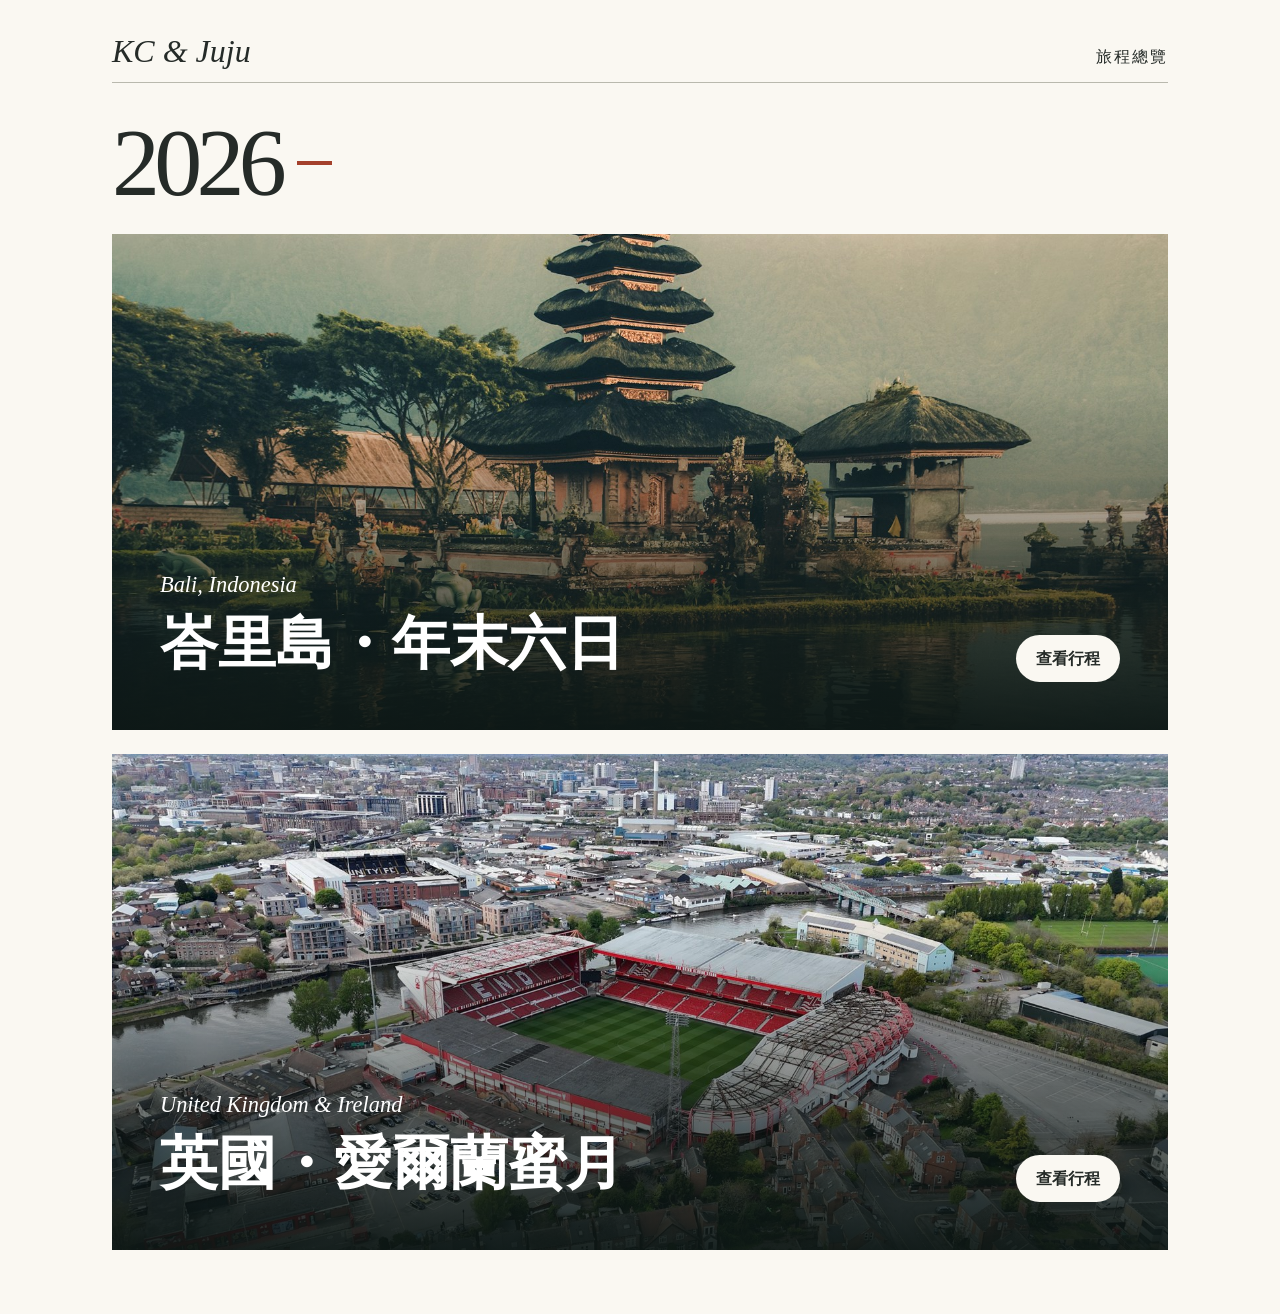
<file: index.html>
<!doctype html>
<html lang="zh-Hant">
<head>
  <meta charset="utf-8">
  <meta name="viewport" content="width=device-width, initial-scale=1">
  <meta name="theme-color" content="#faf8f2">
  <title>KC &amp; Juju 的旅程總覽</title>
  <style>
    :root { color-scheme: light; --paper: #faf8f2; --ink: #252b28; --accent: #a4412c; }
    * { box-sizing: border-box; }
    body { margin: 0; background: var(--paper); color: var(--ink); font: 1rem/1.6 system-ui, sans-serif; }
    main { width: min(100% - 2.5rem, 66rem); margin: auto; padding: 2rem 0 4rem; }
    header { display: flex; align-items: baseline; justify-content: space-between; gap: 1rem; border-bottom: 1px solid #b9b9ae; padding-bottom: .75rem; }
    .signature { font: italic clamp(1.5rem, 4vw, 2rem)/1.2 Georgia, serif; }
    h1 { margin: 0; font-size: 1rem; font-weight: 500; letter-spacing: .12em; }
    h2 { display: flex; align-items: center; gap: 1rem; margin: 2rem 0 1.4rem; font: normal clamp(3.4rem, 10vw, 6rem)/1 Georgia, serif; letter-spacing: -.06em; }
    h2::after { content: ''; width: 2.2rem; height: .24rem; background: var(--accent); }
    .trip { display: grid; position: relative; isolation: isolate; overflow: hidden; min-height: clamp(23rem, 44vw, 31rem); align-items: end; color: white; text-decoration: none; background: #23372f; }
    .trip img, .trip::before { position: absolute; inset: 0; width: 100%; height: 100%; }
    .trip img { z-index: -2; object-fit: cover; object-position: 50% 45%; }
    .trip::before { content: ''; z-index: -1; background: linear-gradient(0deg, rgba(13,23,21,.94), rgba(13,23,21,.58) 28%, transparent 70%); }
    .detail { display: flex; align-items: end; justify-content: space-between; gap: 1rem; padding: clamp(1.4rem, 4vw, 3rem); }
    .place { margin: 0 0 .4rem; font: italic clamp(1.05rem, 2vw, 1.4rem)/1.4 Georgia, serif; }
    h3 { margin: 0; font: 600 clamp(1.8rem, 5vw, 3.6rem)/1.3 "Noto Serif TC", "Songti TC", serif; }
    .action { flex: none; padding: .65rem 1.25rem; border-radius: 2rem; background: var(--paper); color: var(--ink); font-weight: 600; }
    .trip:hover .action, .trip:focus-visible .action { background: #ffdfb5; }
    .trip:focus-visible { outline: 3px solid var(--accent); outline-offset: 5px; }
    @media (max-width: 36rem) {
      main { padding-top: 1.5rem; }
      .detail { flex-direction: column; align-items: start; }
      .trip { min-height: 24rem; }
    }
  </style>
</head>
<body>
  <main>
    <header><span class="signature" lang="en">KC &amp; Juju</span><h1>旅程總覽</h1></header>
    <section aria-labelledby="year-2026">
      <h2 id="year-2026">2026</h2>
      <a class="trip" href="bali/" style="margin-bottom:1.5rem">
        <img src="bali/bali.jpg" alt="峇里島風景">
        <div class="detail">
          <div><p class="place" lang="en">Bali, Indonesia</p><h3>峇里島・年末六日</h3></div>
          <span class="action">查看行程</span>
        </div>
      </a>
      <a class="trip" href="https://kc-juju.github.io/uk-ireland-trip/">
        <img src="nottingham.jpg" alt="諾丁漢城市足球場">
        <div class="detail">
          <div><p class="place" lang="en">United Kingdom &amp; Ireland</p><h3>英國・愛爾蘭蜜月</h3></div>
          <span class="action">查看行程</span>
        </div>
      </a>
    </section>
  </main>
</body>
</html>
</file>
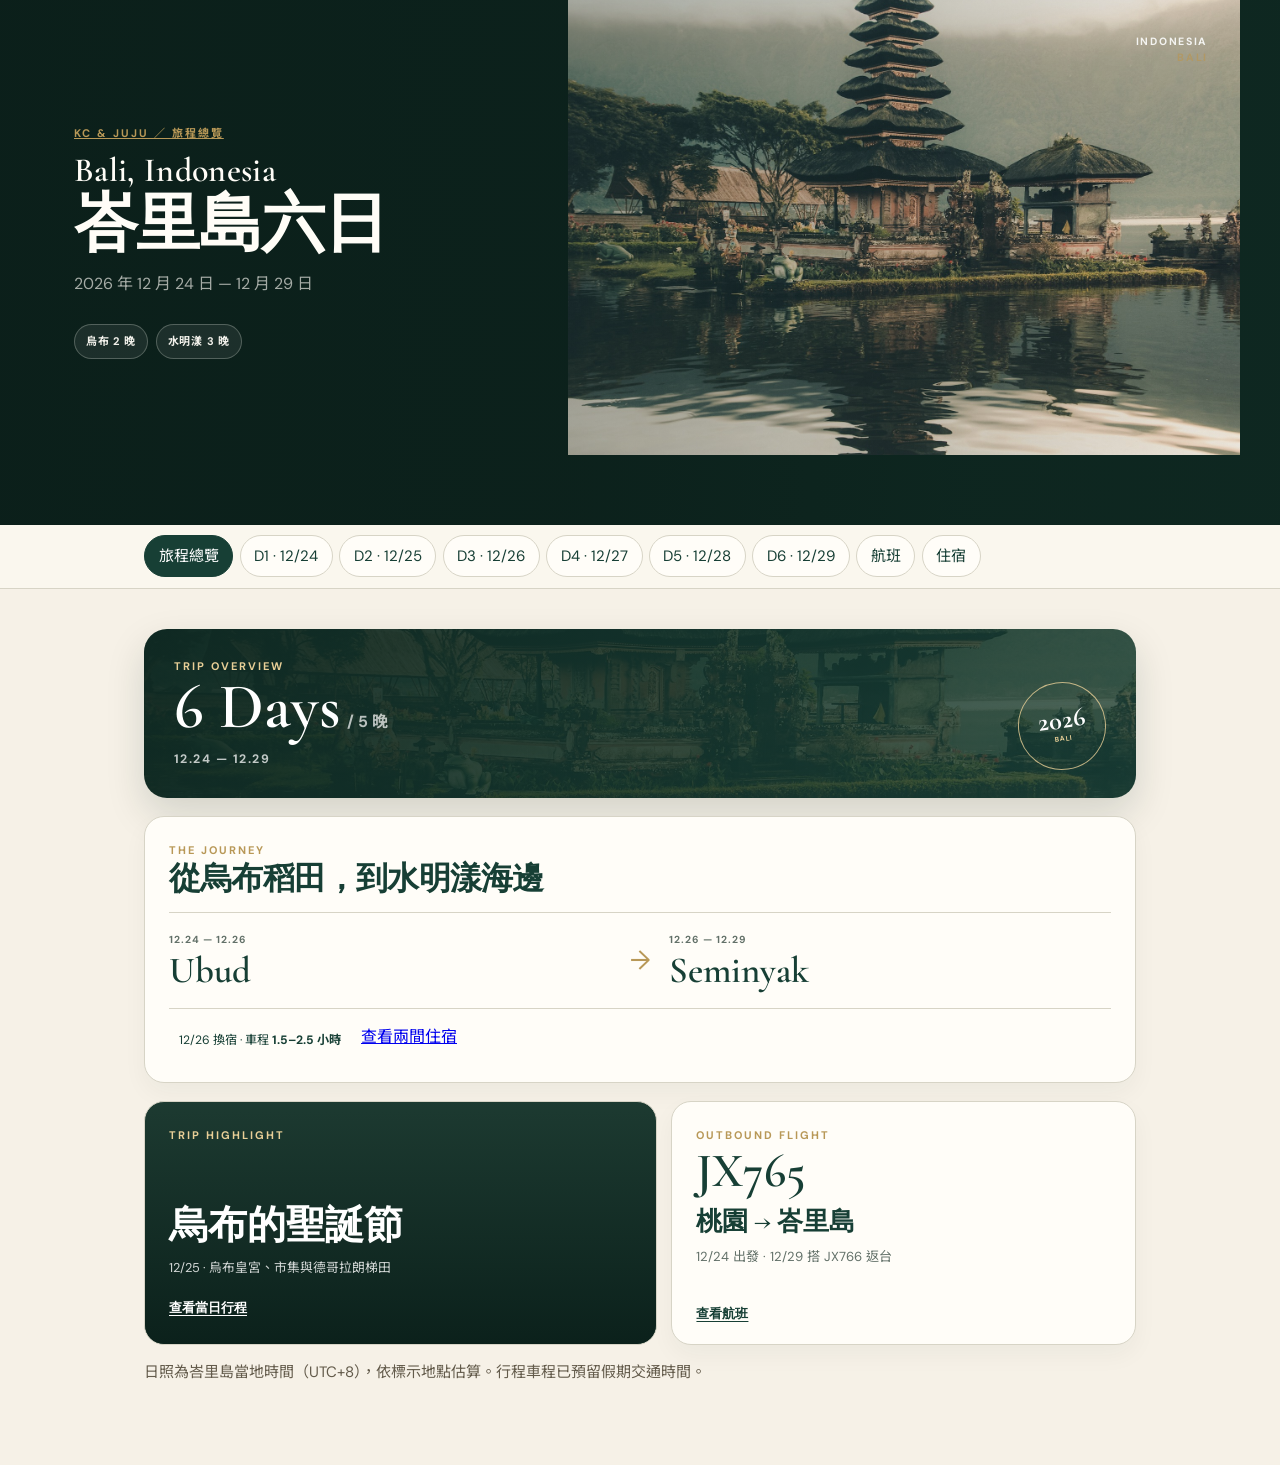
<file: bali/index.html>
<!doctype html>
<html lang="zh-Hant">
<head>
  <meta charset="utf-8">
  <meta name="viewport" content="width=device-width, initial-scale=1">
  <meta name="theme-color" content="#183d32">
  <title>峇里島六日｜KC &amp; Juju 的旅行手帳</title>
  <link rel="stylesheet" href="journal.css">
<link href="https://fonts.googleapis.com/css2?family=Cormorant+Garamond:ital,wght@0,500;0,600;0,700;1,600&family=DM+Sans:wght@400;500;600;700&family=Noto+Sans+TC:wght@400;500;600;700&display=swap" rel="stylesheet">
  <link rel="stylesheet" href="overview.css">
</head>
<body>
  <header class="hero">
    <div class="hero-inner">
      <div class="hero-copy">
        <a class="eyebrow" href="../">KC &amp; Juju ／ 旅程總覽</a>
        <h1><span>Bali, Indonesia</span>峇里島六日</h1>
        <p>2026 年 12 月 24 日 — 12 月 29 日</p>
        <div class="trip-summary"><span class="summary-pill">烏布 2 晚</span><span class="summary-pill">水明漾 3 晚</span></div>
      </div>
      <div class="hero-visual"><div class="hero-visual-label">INDONESIA<br><span>BALI</span></div></div>
    </div>
  </header>
  <nav id="days" aria-label="行程分頁"><div class="wrap tab-strip">
    <a id="tab-overview" href="#overview">旅程總覽</a>
    <a id="tab-day-1" href="#day-1">D1 · 12/24</a>
    <a id="tab-day-2" href="#day-2">D2 · 12/25</a>
    <a id="tab-day-3" href="#day-3">D3 · 12/26</a>
    <a id="tab-day-4" href="#day-4">D4 · 12/27</a>
    <a id="tab-day-5" href="#day-5">D5 · 12/28</a>
    <a id="tab-day-6" href="#day-6">D6 · 12/29</a>
    <a id="tab-flights" href="#flights">航班</a>
    <a id="tab-stays" href="#stays">住宿</a>
  </div></nav>
  <main class="wrap">
    <section id="overview" aria-label="峇里島旅程總覽">
      <div class="home-dashboard home-dashboard-v2">
        <section class="home-status-card">
          <div><div class="eyebrow">TRIP OVERVIEW</div><div class="progress-line"><strong>6 Days</strong><span>/ 5 晚</span></div><p>12.24 — 12.29</p></div>
          <div class="status-seal">2026<span>BALI</span></div>
        </section>
        <section class="today-journey">
          <div class="section-heading compact-heading"><div><div class="eyebrow">THE JOURNEY</div><h2>從烏布稻田，到水明漾海邊</h2></div></div>
          <div class="journey-route-card">
            <div class="location-block"><span>12.24 — 12.26</span><strong>Ubud</strong></div>
            <div class="journey-arrow" aria-hidden="true">→</div>
            <div class="location-block"><span>12.26 — 12.29</span><strong>Seminyak</strong></div>
          </div>
          <div class="journey-facts"><span>12/26 換宿 · 車程 <b>1.5–2.5 小時</b></span><a href="#stays">查看兩間住宿</a></div>
        </section>
        <div class="dashboard-feature-grid">
          <article class="highlight-card castle-moment"><div class="eyebrow">TRIP HIGHLIGHT</div><h2>烏布的聖誕節</h2><p>12/25 · 烏布皇宮、市集與德哥拉朗梯田</p><a class="text-action inverse" href="#day-2">查看當日行程</a></article>
          <article class="next-event-card"><div class="eyebrow">OUTBOUND FLIGHT</div><div class="next-event-time">JX765</div><h3>桃園 → 峇里島</h3><p>12/24 出發 · 12/29 搭 JX766 返台</p><a class="text-action" href="#flights">查看航班</a></article>
        </div>
      </div>
    </section>
    <section id="day-1" class="day-panel"><article>
          <p class="meta"><time datetime="2026-12-24">12.24　週四</time></p>
          <h2>抵達烏布，泳池邊吃晚餐</h2>
          <p class="sun">日出 06:00（烏布）　·　日落 18:37（烏布）</p>
          <dl>
            <div><dt>抵達後</dt><dd>JX765 抵達後，預留 60–90 分鐘入境、領行李和找司機。</dd></div>
            <div><dt>機場 → 烏布</dt><dd>到 Vina House 車程抓 2–3 小時。晚餐在住宿附近解決，抵達晚就叫外送。</dd></div>
          </dl>
        </article></section>
    <section id="day-2" class="day-panel"><article>
          <p class="meta"><time datetime="2026-12-25">12.25　週五</time></p>
          <h2>烏布皇宮、市集與稻田</h2>
          <p class="sun">日出 06:00（烏布）　·　日落 18:37（烏布）</p>
          <dl>
            <div><dt>09:00</dt><dd>從住宿搭車到烏布皇宮，預留 20–40 分鐘。步行逛皇宮和對街市集，中午留在市區吃飯。</dd></div>
            <div><dt>13:00</dt><dd>搭車往德哥拉朗梯田，預留 45–75 分鐘。到場散步、喝咖啡，約 16:00 回程。</dd></div>
            <div><dt>16:00 後</dt><dd>回住宿再留 45–90 分鐘，晚上留給泳池和晚餐。</dd></div>
          </dl>
        </article></section>
    <section id="day-3" class="day-panel"><article>
          <p class="meta"><time datetime="2026-12-26">12.26　週六</time></p>
          <h2>換宿日，從烏布慢慢往南</h2>
          <p class="sun">日出 06:01（烏布）　·　日落 18:38（水明漾）</p>
          <dl>
            <div><dt>上午</dt><dd>在 Vina House 吃早餐、收行李，依房東約定時間退房。</dd></div>
            <div><dt>約 11:00</dt><dd>帶行李直接前往水明漾別墅，車程預留 1.5–2.5 小時。若還不能入住，先和房東約好寄放行李，再到附近午餐。</dd></div>
            <div><dt>下午</dt><dd>辦理入住，傍晚在別墅附近散步、吃飯，今天不再跨區。</dd></div>
          </dl>
        </article></section>
    <section id="day-4" class="day-panel"><article>
          <p class="meta"><time datetime="2026-12-27">12.27　週日</time></p>
          <h2>水明漾海邊的一天</h2>
          <p class="sun">日出 06:01（水明漾）　·　日落 18:39（水明漾）</p>
          <dl>
            <div><dt>10:00</dt><dd>從別墅到 Seminyak Village 商圈預留 30–60 分鐘，在附近逛街、吃午餐。</dd></div>
            <div><dt>15:30</dt><dd>沿街散步到 Petitenget 海灘，步行抓 20–30 分鐘，下午留給海邊和日落。</dd></div>
            <div><dt>晚餐後</dt><dd>從海灘一帶叫車回別墅，預留 30–60 分鐘。</dd></div>
          </dl>
        </article></section>
    <section id="day-5" class="day-panel"><article>
          <p class="meta"><time datetime="2026-12-28">12.28　週一</time></p>
          <h2>海神廟看海，晚上回別墅</h2>
          <p class="sun">日出 06:02（水明漾）　·　日落 18:39（水明漾）</p>
          <dl>
            <div><dt>上午</dt><dd>睡晚一點，在別墅附近吃早午餐。</dd></div>
            <div><dt>13:00</dt><dd>出發去海神廟（Tanah Lot），單程預留 1.5–2 小時。沿海岸步道看廟和海景，約 16:30 提早回程。</dd></div>
            <div><dt>16:30 後</dt><dd>回別墅抓 1.5–2.5 小時。下雨或不想久坐車，就改在住宿附近按摩、吃晚餐。</dd></div>
          </dl>
        </article></section>
    <section id="day-6" class="day-panel"><article>
          <p class="meta"><time datetime="2026-12-29">12.29　週二</time></p>
          <h2>退房，回桃園</h2>
          <p class="sun">日出 06:03（水明漾）　·　日落 18:40（水明漾）</p>
          <dl>
            <div><dt>上午</dt><dd>附近早餐、整理行李，依約退房。</dd></div>
            <div><dt>起飛前 5 小時</dt><dd>從別墅出發到 DPS 國際航廈，預留最多 2 小時車程，目標在 JX766 起飛前 3 小時抵達。用電子機票上的起飛時間倒推。</dd></div>
          </dl>
        </article></section>
    <section id="flights">
      <h2><i lang="en">Flights</i> 航班</h2>
      <div class="pair">
        <article><p class="meta">12.24　週四 ／ 去程</p><h3>JX765</h3><p>桃園 TPE → 峇里島 DPS</p></article>
        <article><p class="meta">12.29　週二 ／ 回程</p><h3>JX766</h3><p>峇里島 DPS → 桃園 TPE</p></article>
      </div>
    </section>
    <section id="stays">
      <h2><i lang="en">Stays</i> 住宿</h2>
      <div class="pair">
        <article><p class="meta">12.24 入住 — 12.26 退房 ／ 2 晚</p><h3>烏布・Vina House</h3><p>靠近烏布市中心的私人泳池獨棟房屋。</p><a href="https://www.airbnb.com.tw/rooms/569658721589274734">查看 Vina House 房源</a></article>
        <article><p class="meta">12.26 入住 — 12.29 退房 ／ 3 晚</p><h3>水明漾・爪哇風別墅</h3><p>爪哇與峇里島風格的度假別墅，房源登記於 Denpasar Barat。</p><a href="https://www.airbnb.com.tw/rooms/1516705248567126887">查看度假別墅房源</a></article>
      </div>
    </section>
    <p class="meta">日照為峇里島當地時間（UTC+8），依標示地點估算。行程車程已預留假期交通時間。</p>
  </main>
  <script src="tabs.js"></script>
</body>
</html>
</file>
<file: bali/journal.css>
:root { --forest:#193f34; --paper:#faf7ee; --line:#d7d4c6; }
* { box-sizing:border-box; }
body { margin:0; background:var(--paper); color:var(--forest); font:1rem/1.7 system-ui,sans-serif; }
.wrap { width:min(100% - 2.5rem,62rem); margin:auto; }
header { color:#fff; background:linear-gradient(90deg,#102f27ed,#102f2766), url(bali.jpg) center 51% / cover; }
header .wrap { padding:1.5rem 0 3rem; }
header a { color:#fff; }
.destination,h2 i { font:italic 1.45rem Georgia,serif; }
.destination { margin:4rem 0 .4rem; color:#f5e6c5; }
h1,h2,h3 { font-family:Georgia,"Songti TC",serif; line-height:1.25; }
h1 { font-size:clamp(3rem,8vw,5.5rem); margin:0; }
.dates,.meta,time { font-variant-numeric:tabular-nums; }
.dates { letter-spacing:.13em; }
nav { position:sticky; top:0; background:#183d32; z-index:1; }
nav .wrap { display:flex; gap:1.6rem; }
nav a { color:white; padding:.65rem 0; text-decoration:none; }
a:hover { text-decoration:underline; }
main { padding-bottom:4rem; }
section { margin-top:2.5rem; scroll-margin-top:4.5rem; }
h2 { display:flex; align-items:baseline; gap:.65rem; font-size:1.65rem; }
h2 i { color:#7c6031; }
.pair { display:grid; grid-template-columns:repeat(2,minmax(0,1fr)); gap:1rem; }
article { background:#fffdf8; border:1px solid var(--line); border-radius:1rem; padding:1.25rem 1.5rem; }
article p { margin:.4rem 0; }
.meta { color:#635b4b; font-size:.94rem; }
h3 { margin:.55rem 0; font-size:1.65rem; }
article a { color:var(--forest); text-underline-offset:.25em; }
.agenda { display:grid; gap:1rem; }
dl { margin:1rem 0 0; }
dl div { display:grid; grid-template-columns:9rem 1fr; gap:1rem; padding:.75rem 0; }
dl div + div { border-top:1px solid var(--line); }
dt { color:#765936; font-weight:600; }
dd { margin:0; }
@media(max-width:40rem) {
  .pair { grid-template-columns:1fr; }
  dl div { grid-template-columns:1fr; gap:.15rem; }
}
nav { background:#faf7eef7; border-bottom:1px solid var(--line); }
nav .tab-strip { overflow-x:auto; gap:.4rem; padding-block:.65rem; }
.tab-strip a { flex:none; padding:.45rem .85rem; color:var(--forest); border:1px solid var(--line); border-radius:2rem; background:#fffdf8; font-size:.94rem; }
.tab-strip [aria-selected=true] { background:var(--forest); border-color:var(--forest); color:white; }
.day-panel h2 { margin:.5rem 0; }
.sun { color:#775727; font-variant-numeric:tabular-nums; }
</file>
<file: bali/overview.css>
/* Travel journal layout shared with the UK & Ireland itinerary. */
.hero { background: linear-gradient(135deg, #263238, #455a64);
    color: white;
    padding: 42px 20px 36px; }
.hero-inner { max-width: 1100px;
    margin: auto; }
.hero h1 { margin: 0;
    font-size: clamp(2rem, 5vw, 3.2rem);
    letter-spacing: 1px; }
.hero p { margin: 8px 0 0;
    opacity: .82; }
.trip-summary { display: flex;
    flex-wrap: wrap;
    gap: 10px;
    margin-top: 24px; }
.summary-pill { background: rgba(255,255,255,.12);
    border: 1px solid rgba(255,255,255,.18);
    padding: 7px 13px;
    border-radius: 999px;
    font-size: .9rem; }
@media (max-width: 600px) {
.hero { padding: 30px 16px; }
}
.hero h1, .section-heading h2 { font-family: "Cormorant Garamond", "Noto Serif TC", Georgia, serif;
    letter-spacing: -.025em; }
.hero { position: relative;
    overflow: hidden;
    min-height: 525px;
    padding: 0;
    color: var(--paper);
    background: var(--forest-deep); }
.hero::after { content: "";
    position: absolute;
    inset: 0;
    pointer-events: none;
    background: linear-gradient(90deg, rgba(11, 31, 26, .95) 0%, rgba(11,31,26,.78) 45%, rgba(11,31,26,.32) 75%, rgba(11,31,26,.18)); }
.hero-inner { position: relative;
    z-index: 1;
    display: grid;
    grid-template-columns: minmax(0, .96fr) minmax(350px, .7fr);
    max-width: 1200px;
    min-height: 455px;
    padding: 78px 34px 96px; }
.hero-copy { align-self: end; max-width: 650px; }
.eyebrow { color: var(--gold);
    font-size: .69rem;
    font-weight: 700;
    letter-spacing: .18em;
    text-transform: uppercase; }
.hero h1 { max-width: 610px;
    margin: 12px 0 10px;
    color: #fffdf7;
    font-size: clamp(3.1rem, 5vw, 4.75rem);
    font-weight: 600;
    line-height: .84; }
.hero h1 span { display: block; font-size: .53em; margin-bottom: 13px; letter-spacing: .01em; }
.hero p { max-width: 450px; margin: 18px 0 0; color: rgba(255,253,247,.77); font-size: 1rem; }
.hero-visual { position: absolute;
    inset: 0 0 0 44%;
    background: linear-gradient(90deg, rgba(15,41,34,.36), rgba(15,41,34,.05)), url("bali.jpg") center / cover no-repeat;
    filter: saturate(.8) contrast(.98); }
.hero-visual-label { position: absolute;
    right: 32px;
    top: 34px;
    color: rgba(255,255,255,.9);
    font-size: .66rem;
    font-weight: 700;
    letter-spacing: .16em;
    line-height: 1.55;
    text-align: right; }
.hero-visual-label span { color: var(--gold); }
.trip-summary { gap: 8px; margin-top: 27px; }
.summary-pill { padding: 7px 11px;
    border: 1px solid rgba(255,253,247,.24);
    border-radius: 999px;
    color: rgba(255,253,247,.94);
    background: rgba(255,253,247,.07);
    font-size: .69rem;
    font-weight: 700;
    letter-spacing: .07em; }
.home-dashboard { display: grid; gap: 26px; margin-bottom: 42px; }
.home-dashboard > *, .section-heading > * { min-width: 0; }
.text-action { display: inline-flex; gap: 12px; align-items: center; border: 0; padding: 0; color: inherit; background: transparent; cursor: pointer; font: 700 .82rem/1 "DM Sans", sans-serif; }
.text-action span { font-size: 1.15em; transition: transform .2s; }
.text-action:hover span { transform: translateX(4px); }
.section-heading { display: flex; align-items: end; justify-content: space-between; gap: 18px; margin-bottom: 13px; }
.section-heading h2 { margin: 5px 0 0; color: var(--forest); font-size: 2rem; line-height: .95; }
.castle-moment { background-image: url("bali.jpg"); }
@media (max-width: 760px) {
.hero { min-height: 455px; }
.hero-inner { display:block; min-height:455px; padding: 115px 21px 110px; }
.hero-visual { inset:0; background-position:63% center; }
.hero::after { background:linear-gradient(0deg,rgba(8,28,23,.96),rgba(8,28,23,.69) 54%,rgba(8,28,23,.28)); }
.hero-copy { position:relative;z-index:1; }
.hero h1 { font-size:3.45rem;max-width:355px; }
.hero h1 span { font-size:.5em;margin-bottom:11px; }
.hero p { font-size:.86rem; }
.hero-visual-label { right:20px;top:19px;font-size:.58rem }
.trip-summary { margin-top:19px }
.summary-pill { font-size:.59rem;padding:6px 8px }
.home-dashboard { gap:22px; margin-bottom:30px; }
.section-heading h2 { font-size:1.85rem }
}
body.app-hub-home #overview > :not(.home-dashboard) { display: none; }
.home-dashboard-v2 { display: grid; gap: 18px; margin-bottom: 0; }
.home-dashboard-v2 > * { min-width: 0; }
.home-status-card { display: flex; align-items: end; justify-content: space-between; gap: 20px; padding: 28px 30px; border-radius: 23px; color: #fff; background: linear-gradient(120deg, rgba(15,41,34,.96), rgba(23,63,53,.76)), url("bali.jpg") center / cover; box-shadow: 0 16px 38px rgba(15,41,34,.15); }
.home-status-card .eyebrow { color: #e8cf97; }
.progress-line { display:flex; align-items:baseline; gap:6px; margin:6px 0 14px; }
.progress-line strong { font:600 clamp(2.7rem,5vw,4.5rem)/.78 "Cormorant Garamond",serif; }
.progress-line span { color:rgba(255,255,255,.7); font-size:1rem; font-weight:700; }
.home-status-card p { margin:9px 0 0; color:rgba(255,255,255,.74); font-size:.77rem; font-weight:700; letter-spacing:.12em; text-transform:uppercase; }
.status-seal { display:grid; place-content:center; flex:0 0 auto; width:88px; height:88px; border:1px solid rgba(232,207,151,.8); border-radius:50%; color:#fff; font:700 1.65rem/.8 "Cormorant Garamond",serif; text-align:center; transform:rotate(-8deg); }
.status-seal span { margin-top:5px; color:#e8cf97; font:700 .43rem/1 "DM Sans",sans-serif; letter-spacing:.11em; }
.today-journey, .next-event-card { padding:24px; border:1px solid var(--line); border-radius:20px; background:var(--paper); box-shadow:0 10px 25px rgba(31,51,42,.045); }
.compact-heading { margin-bottom:17px; }
.compact-heading h2 { font-size:2rem; }
.journey-route-card { display:grid; grid-template-columns:1fr auto 1fr; gap:18px; align-items:center; padding:18px 0; border-top:1px solid var(--line); border-bottom:1px solid var(--line); }
.location-block span { display:block; color:var(--muted); font-size:.64rem; font-weight:700; letter-spacing:.1em; }
.location-block strong { display:block; margin-top:5px; color:var(--forest); font:600 clamp(1.6rem,3vw,2.3rem)/1 "Cormorant Garamond",serif; }
.journey-arrow { color:var(--gold); font-size:1.65rem; }
.journey-facts { display:flex; flex-wrap:wrap; gap:10px; margin-top:14px; }
.journey-facts span { padding:7px 10px; border-radius:999px; color:var(--forest); background:var(--sage-soft); font-size:.76rem; }
.dashboard-feature-grid { display:grid; grid-template-columns:1.05fr .95fr; gap:14px; }
.highlight-card { position:relative; min-height:220px; overflow:hidden; padding:24px; border-radius:20px; color:#fff; background:#203f35 center / cover; }
.highlight-card::before { content:""; position:absolute; inset:0; background:linear-gradient(0deg,rgba(8,28,23,.86),rgba(8,28,23,.14)); }
.highlight-card > * { position:relative; z-index:1; }
.highlight-card .eyebrow { color:#e8cf97; }
.highlight-card h2 { margin:57px 0 7px; color:#fff; font-size:2.45rem; }
.highlight-card p { margin:0 0 14px; color:rgba(255,255,255,.82); font-size:.8rem; }
.text-action.inverse { color:#fff; }
.next-event-card { display:flex; flex-direction:column; }
.next-event-card .eyebrow { color:var(--gold); }
.next-event-time { margin-top:8px; color:var(--forest); font:600 3rem/.82 "Cormorant Garamond",serif; }
.next-event-card h3 { margin:14px 0 7px; }
.next-event-card p { margin:0 0 17px; color:var(--muted); font-size:.82rem; }
.next-event-card .text-action { margin-top:auto; }
@media (max-width:760px) {
.home-dashboard-v2 { gap:13px; }
.home-status-card { padding:23px 20px; border-radius:19px; }
.progress-line strong { font-size:3.25rem; }
.status-seal { width:67px; height:67px; font-size:1.25rem; }
.status-seal span { font-size:.34rem; }
.today-journey, .next-event-card { padding:19px 17px; border-radius:17px; }
.compact-heading h2 { font-size:1.75rem; }
.journey-route-card { gap:10px; padding:15px 0; }
.location-block strong { font-size:1.55rem; }
.location-block span { font-size:.56rem; }
.journey-arrow { font-size:1.3rem; }
.dashboard-feature-grid { grid-template-columns:1fr; gap:12px; }
.highlight-card { min-height:206px; padding:20px; }
.highlight-card h2 { margin-top:51px; font-size:2.2rem; }
}
.travel-page-intro .eyebrow { color:#e8cf97; }
.map-page-intro .eyebrow { color:#e8cf97; }
@media (max-width:760px) {
.map-sidebar > .eyebrow { grid-column:1/-1; }
}
@media (max-width:760px) {
.map-sidebar > .eyebrow { display:none; }
}
.weather-page-intro .eyebrow { color:#e8cf97; }
.cabin-menu-shortcuts .eyebrow { color:#e8cf97; }
:root { --ivory:#f6f1e7; --paper:#fffdf8; --forest:#173f35; --forest-deep:#0f2922; --ink:#132b25; --gold:#b89857; --muted:#627068; }
body { background-color:var(--ivory); font-family:"DM Sans","Noto Sans TC",sans-serif; }
.hero-inner { margin:auto; }
.hero-copy { position:relative; z-index:2; }
.hero h1, .home-dashboard h2, .home-dashboard h3 { font-family:"Cormorant Garamond","Noto Serif TC",Georgia,serif; }
.home-dashboard section { margin:0; }
.home-dashboard h2 { display:block; }
.home-dashboard .next-event-card a { color:var(--forest); }
.home-dashboard .highlight-card a { color:white; }
[hidden] { display:none!important; }
</file>
